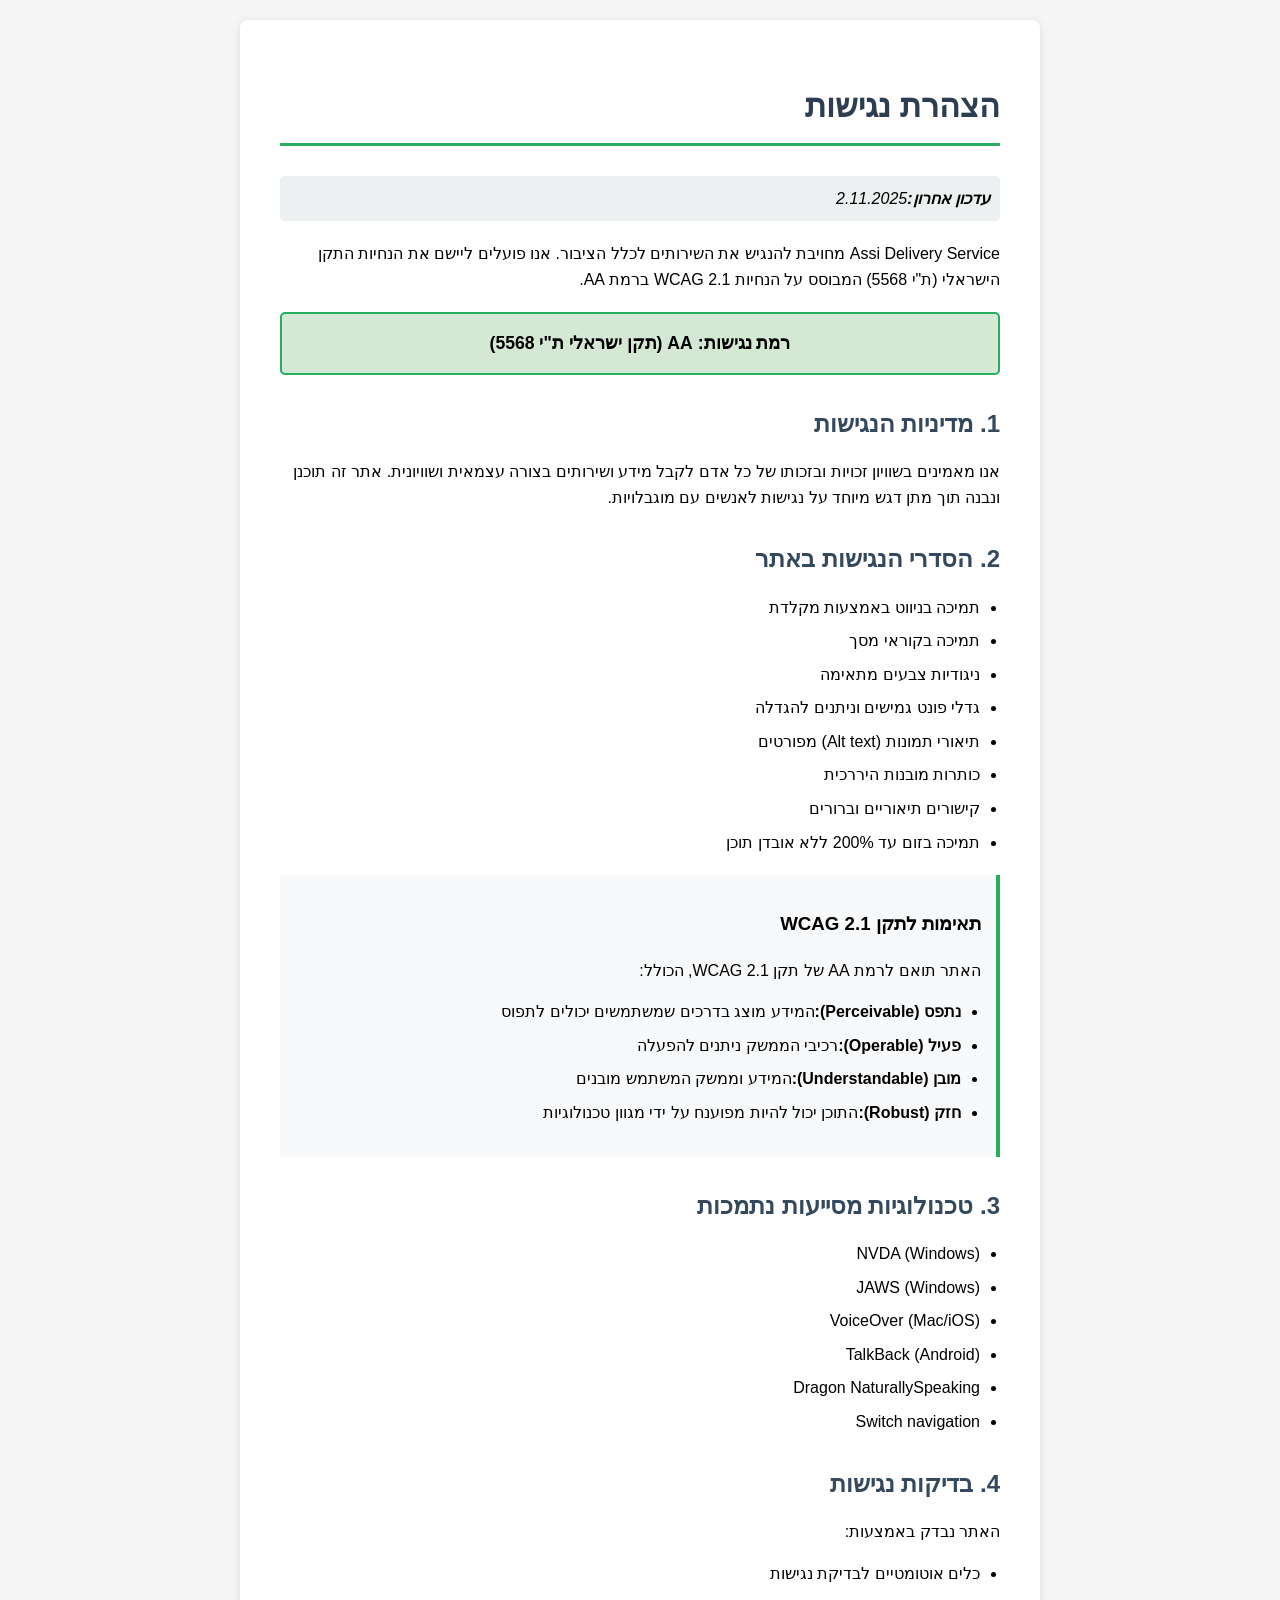
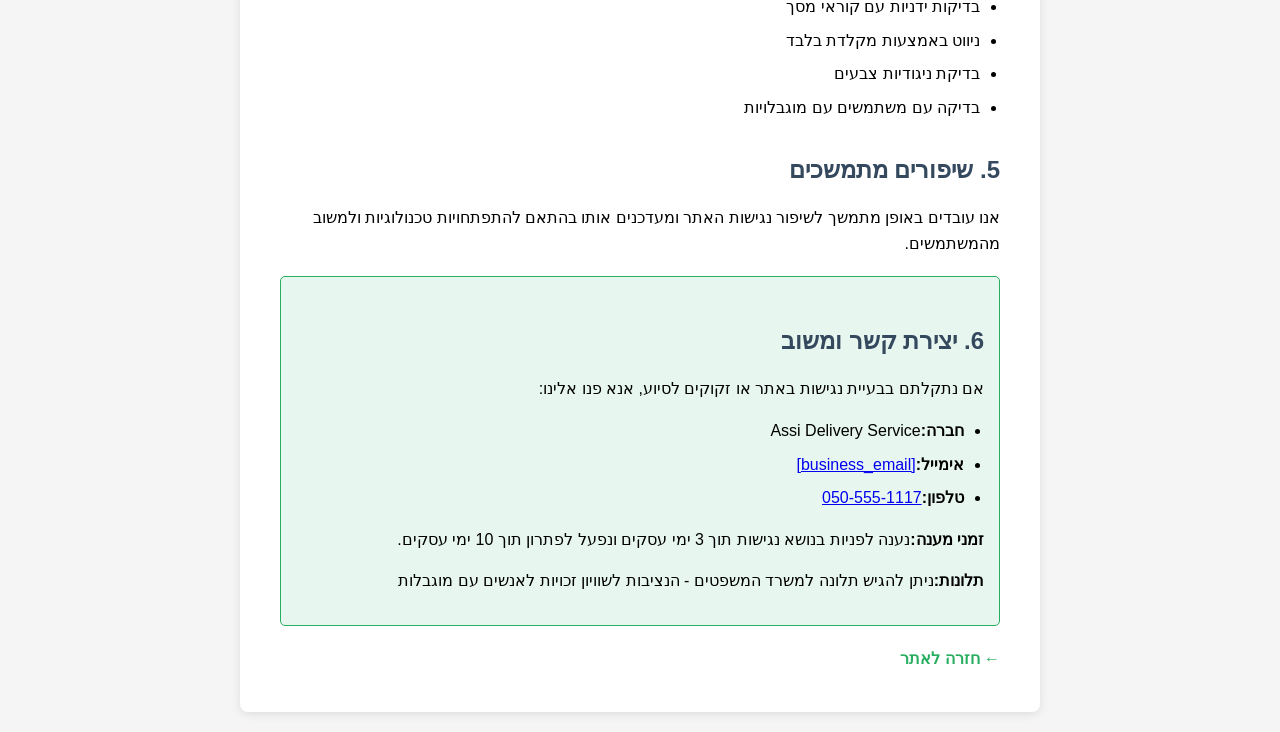
<file: public/accessibility.html>
<!doctype html><html dir="rtl" lang="he"><head><meta charset="UTF-8"><meta content="width=device-width,initial-scale=1" name="viewport"><title>הצהרת נגישות - Assi Delivery Service</title><style>body{font-family:'Segoe UI',Tahoma,Geneva,Verdana,sans-serif;line-height:1.6;max-width:800px;margin:0 auto;padding:20px;background-color:#f5f5f5;direction:rtl}.container{background:#fff;padding:40px;border-radius:8px;box-shadow:0 2px 10px rgba(0,0,0,.1)}h1{color:#2c3e50;border-bottom:3px solid #27ae60;padding-bottom:10px;margin-bottom:30px}h2{color:#34495e;margin-top:30px;margin-bottom:15px}.last-updated{background:#ecf0f1;padding:10px;border-radius:5px;margin-bottom:20px;font-style:italic}.contact-info{background:#e8f6f0;border:1px solid #27ae60;padding:15px;border-radius:5px;margin-top:20px}.compliance-level{background:#d5e8d4;border:2px solid #27ae60;padding:15px;border-radius:5px;margin:20px 0;text-align:center;font-weight:700;font-size:1.1em}ul{padding-right:20px}li{margin-bottom:8px}.back-link{display:inline-block;margin-top:20px;color:#27ae60;text-decoration:none;font-weight:700}.back-link:hover{text-decoration:underline}.wcag-info{background:#f8f9fa;border-right:4px solid #27ae60;padding:15px;margin:20px 0}</style></head><body><div class="container"><h1>הצהרת נגישות</h1><div class="last-updated"><strong>עדכון אחרון:</strong>2.11.2025</div><p>Assi Delivery Service מחויבת להנגיש את השירותים לכלל הציבור. אנו פועלים ליישם את הנחיות התקן הישראלי (ת"י 5568) המבוסס על הנחיות WCAG 2.1 ברמת AA.</p><div class="compliance-level">רמת נגישות: AA (תקן ישראלי ת"י 5568)</div><h2>1. מדיניות הנגישות</h2><p>אנו מאמינים בשוויון זכויות ובזכותו של כל אדם לקבל מידע ושירותים בצורה עצמאית ושוויונית. אתר זה תוכנן ונבנה תוך מתן דגש מיוחד על נגישות לאנשים עם מוגבלויות.</p><h2>2. הסדרי הנגישות באתר</h2><ul><li>תמיכה בניווט באמצעות מקלדת</li><li>תמיכה בקוראי מסך</li><li>ניגודיות צבעים מתאימה</li><li>גדלי פונט גמישים וניתנים להגדלה</li><li>תיאורי תמונות (Alt text) מפורטים</li><li>כותרות מובנות היררכית</li><li>קישורים תיאוריים וברורים</li><li>תמיכה בזום עד 200% ללא אובדן תוכן</li></ul><div class="wcag-info"><h3>תאימות לתקן WCAG 2.1</h3><p>האתר תואם לרמת AA של תקן WCAG 2.1, הכולל:</p><ul><li><strong>נתפס (Perceivable):</strong>המידע מוצג בדרכים שמשתמשים יכולים לתפוס</li><li><strong>פעיל (Operable):</strong>רכיבי הממשק ניתנים להפעלה</li><li><strong>מובן (Understandable):</strong>המידע וממשק המשתמש מובנים</li><li><strong>חזק (Robust):</strong>התוכן יכול להיות מפוענח על ידי מגוון טכנולוגיות</li></ul></div><h2>3. טכנולוגיות מסייעות נתמכות</h2><ul><li>NVDA (Windows)</li><li>JAWS (Windows)</li><li>VoiceOver (Mac/iOS)</li><li>TalkBack (Android)</li><li>Dragon NaturallySpeaking</li><li>Switch navigation</li></ul><h2>4. בדיקות נגישות</h2><p>האתר נבדק באמצעות:</p><ul><li>כלים אוטומטיים לבדיקת נגישות</li><li>בדיקות ידניות עם קוראי מסך</li><li>ניווט באמצעות מקלדת בלבד</li><li>בדיקת ניגודיות צבעים</li><li>בדיקה עם משתמשים עם מוגבלויות</li></ul><h2>5. שיפורים מתמשכים</h2><p>אנו עובדים באופן מתמשך לשיפור נגישות האתר ומעדכנים אותו בהתאם להתפתחויות טכנולוגיות ולמשוב מהמשתמשים.</p><div class="contact-info"><h2>6. יצירת קשר ומשוב</h2><p>אם נתקלתם בבעיית נגישות באתר או זקוקים לסיוע, אנא פנו אלינו:</p><ul><li><strong>חברה:</strong>Assi Delivery Service</li><li><strong>אימייל:</strong><a href="mailto:[business_email]">[business_email]</a></li><li><strong>טלפון:</strong><a href="tel:050-555-1117">050-555-1117</a></li></ul><p><strong>זמני מענה:</strong>נענה לפניות בנושא נגישות תוך 3 ימי עסקים ונפעל לפתרון תוך 10 ימי עסקים.</p><p><strong>תלונות:</strong>ניתן להגיש תלונה למשרד המשפטים - הנציבות לשוויון זכויות לאנשים עם מוגבלות</p></div><a href="/" class="back-link">← חזרה לאתר</a></div></body></html>
</file>
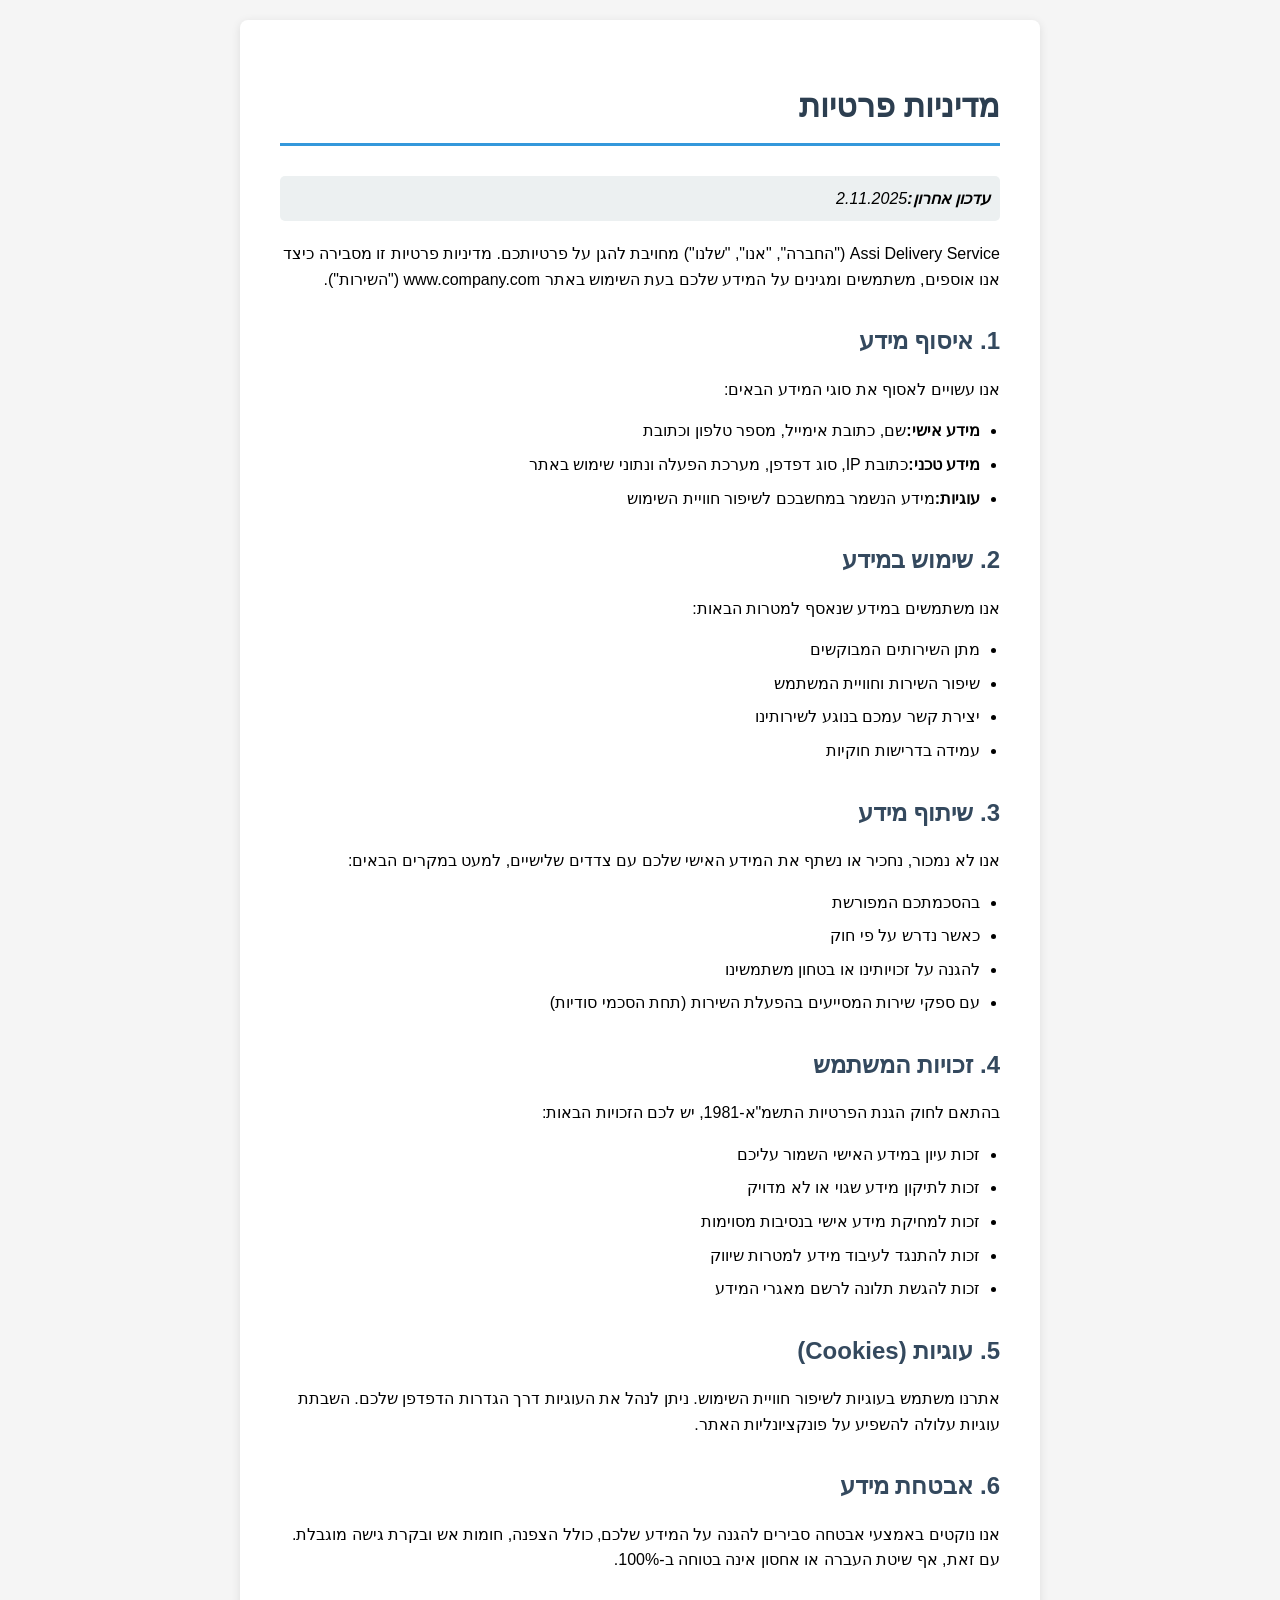
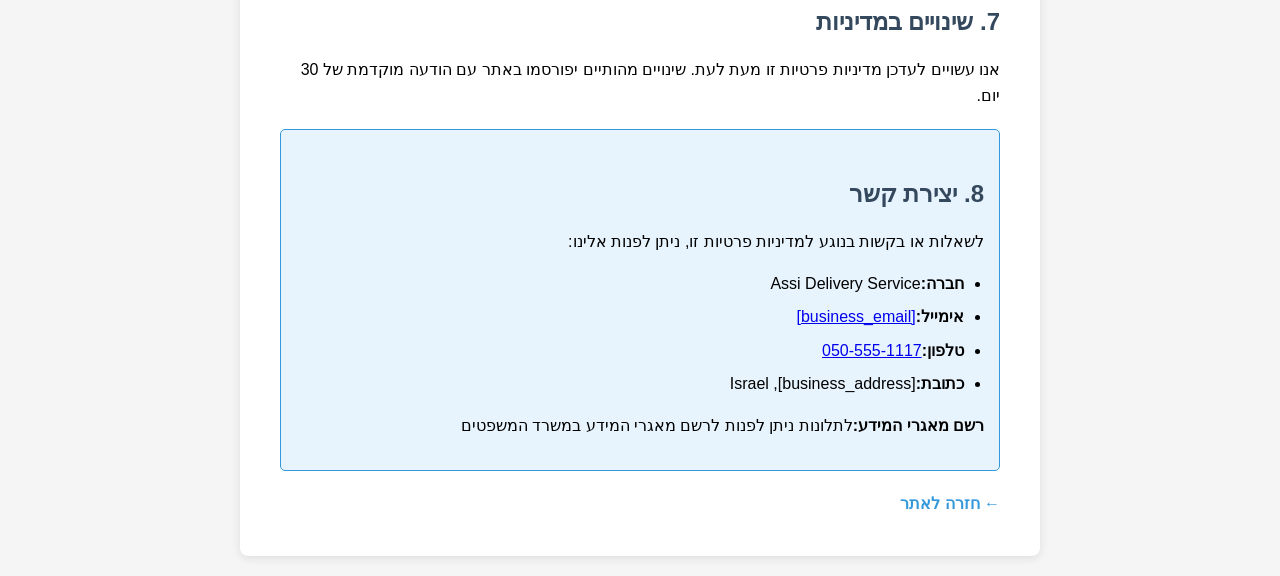
<file: public/privacy.html>
<!doctype html><html dir="rtl" lang="he"><head><meta charset="UTF-8"><meta content="width=device-width,initial-scale=1" name="viewport"><title>מדיניות פרטיות - Assi Delivery Service</title><style>body{font-family:'Segoe UI',Tahoma,Geneva,Verdana,sans-serif;line-height:1.6;max-width:800px;margin:0 auto;padding:20px;background-color:#f5f5f5;direction:rtl}.container{background:#fff;padding:40px;border-radius:8px;box-shadow:0 2px 10px rgba(0,0,0,.1)}h1{color:#2c3e50;border-bottom:3px solid #3498db;padding-bottom:10px;margin-bottom:30px}h2{color:#34495e;margin-top:30px;margin-bottom:15px}.last-updated{background:#ecf0f1;padding:10px;border-radius:5px;margin-bottom:20px;font-style:italic}.contact-info{background:#e8f4fd;border:1px solid #3498db;padding:15px;border-radius:5px;margin-top:20px}ul{padding-right:20px}li{margin-bottom:8px}.back-link{display:inline-block;margin-top:20px;color:#3498db;text-decoration:none;font-weight:700}.back-link:hover{text-decoration:underline}</style></head><body><div class="container"><h1>מדיניות פרטיות</h1><div class="last-updated"><strong>עדכון אחרון:</strong>2.11.2025</div><p>Assi Delivery Service ("החברה", "אנו", "שלנו") מחויבת להגן על פרטיותכם. מדיניות פרטיות זו מסבירה כיצד אנו אוספים, משתמשים ומגינים על המידע שלכם בעת השימוש באתר www.company.com ("השירות").</p><h2>1. איסוף מידע</h2><p>אנו עשויים לאסוף את סוגי המידע הבאים:</p><ul><li><strong>מידע אישי:</strong>שם, כתובת אימייל, מספר טלפון וכתובת</li><li><strong>מידע טכני:</strong>כתובת IP, סוג דפדפן, מערכת הפעלה ונתוני שימוש באתר</li><li><strong>עוגיות:</strong>מידע הנשמר במחשבכם לשיפור חוויית השימוש</li></ul><h2>2. שימוש במידע</h2><p>אנו משתמשים במידע שנאסף למטרות הבאות:</p><ul><li>מתן השירותים המבוקשים</li><li>שיפור השירות וחוויית המשתמש</li><li>יצירת קשר עמכם בנוגע לשירותינו</li><li>עמידה בדרישות חוקיות</li></ul><h2>3. שיתוף מידע</h2><p>אנו לא נמכור, נחכיר או נשתף את המידע האישי שלכם עם צדדים שלישיים, למעט במקרים הבאים:</p><ul><li>בהסכמתכם המפורשת</li><li>כאשר נדרש על פי חוק</li><li>להגנה על זכויותינו או בטחון משתמשינו</li><li>עם ספקי שירות המסייעים בהפעלת השירות (תחת הסכמי סודיות)</li></ul><h2>4. זכויות המשתמש</h2><p>בהתאם לחוק הגנת הפרטיות התשמ"א-1981, יש לכם הזכויות הבאות:</p><ul><li>זכות עיון במידע האישי השמור עליכם</li><li>זכות לתיקון מידע שגוי או לא מדויק</li><li>זכות למחיקת מידע אישי בנסיבות מסוימות</li><li>זכות להתנגד לעיבוד מידע למטרות שיווק</li><li>זכות להגשת תלונה לרשם מאגרי המידע</li></ul><h2>5. עוגיות (Cookies)</h2><p>אתרנו משתמש בעוגיות לשיפור חוויית השימוש. ניתן לנהל את העוגיות דרך הגדרות הדפדפן שלכם. השבתת עוגיות עלולה להשפיע על פונקציונליות האתר.</p><h2>6. אבטחת מידע</h2><p>אנו נוקטים באמצעי אבטחה סבירים להגנה על המידע שלכם, כולל הצפנה, חומות אש ובקרת גישה מוגבלת. עם זאת, אף שיטת העברה או אחסון אינה בטוחה ב-100%.</p><h2>7. שינויים במדיניות</h2><p>אנו עשויים לעדכן מדיניות פרטיות זו מעת לעת. שינויים מהותיים יפורסמו באתר עם הודעה מוקדמת של 30 יום.</p><div class="contact-info"><h2>8. יצירת קשר</h2><p>לשאלות או בקשות בנוגע למדיניות פרטיות זו, ניתן לפנות אלינו:</p><ul><li><strong>חברה:</strong>Assi Delivery Service</li><li><strong>אימייל:</strong><a href="mailto:[business_email]">[business_email]</a></li><li><strong>טלפון:</strong><a href="tel:050-555-1117">050-555-1117</a></li><li><strong>כתובת:</strong>[business_address], Israel</li></ul><p><strong>רשם מאגרי המידע:</strong>לתלונות ניתן לפנות לרשם מאגרי המידע במשרד המשפטים</p></div><a href="/" class="back-link">← חזרה לאתר</a></div></body></html>
</file>
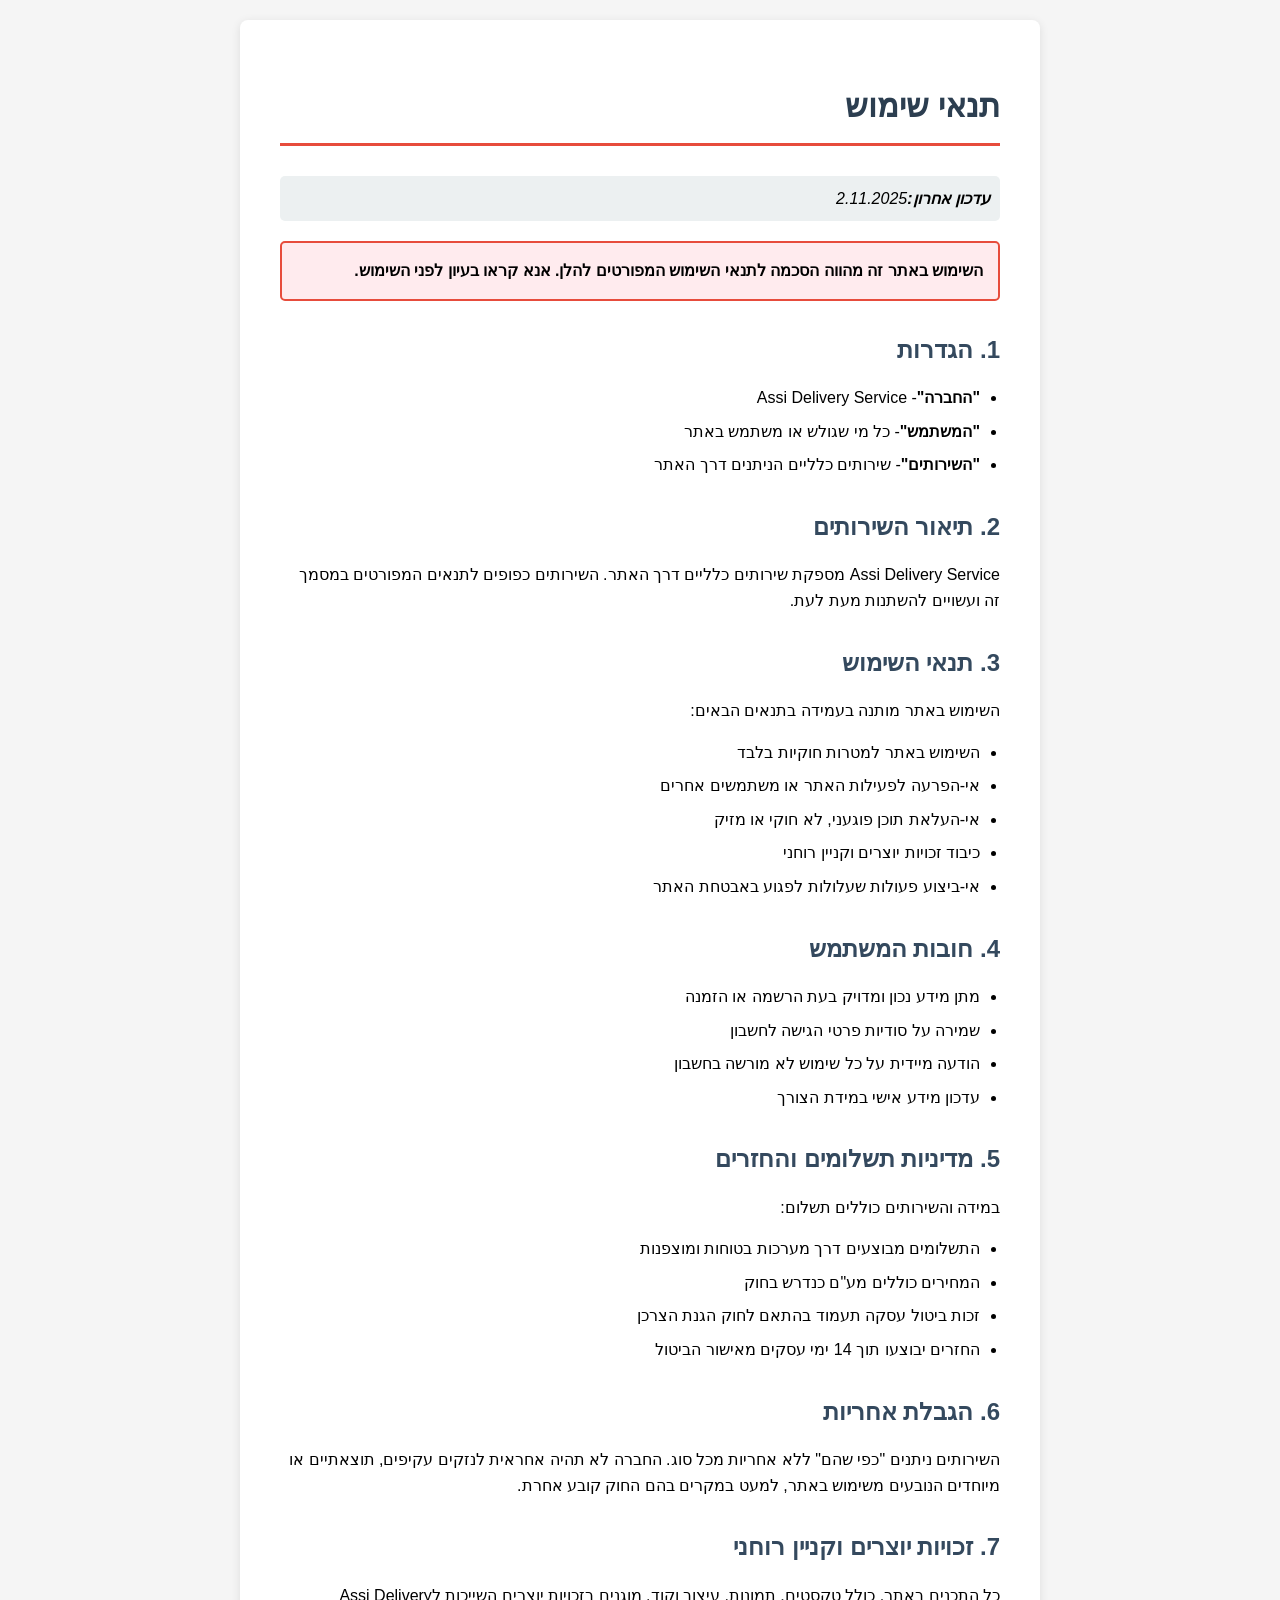
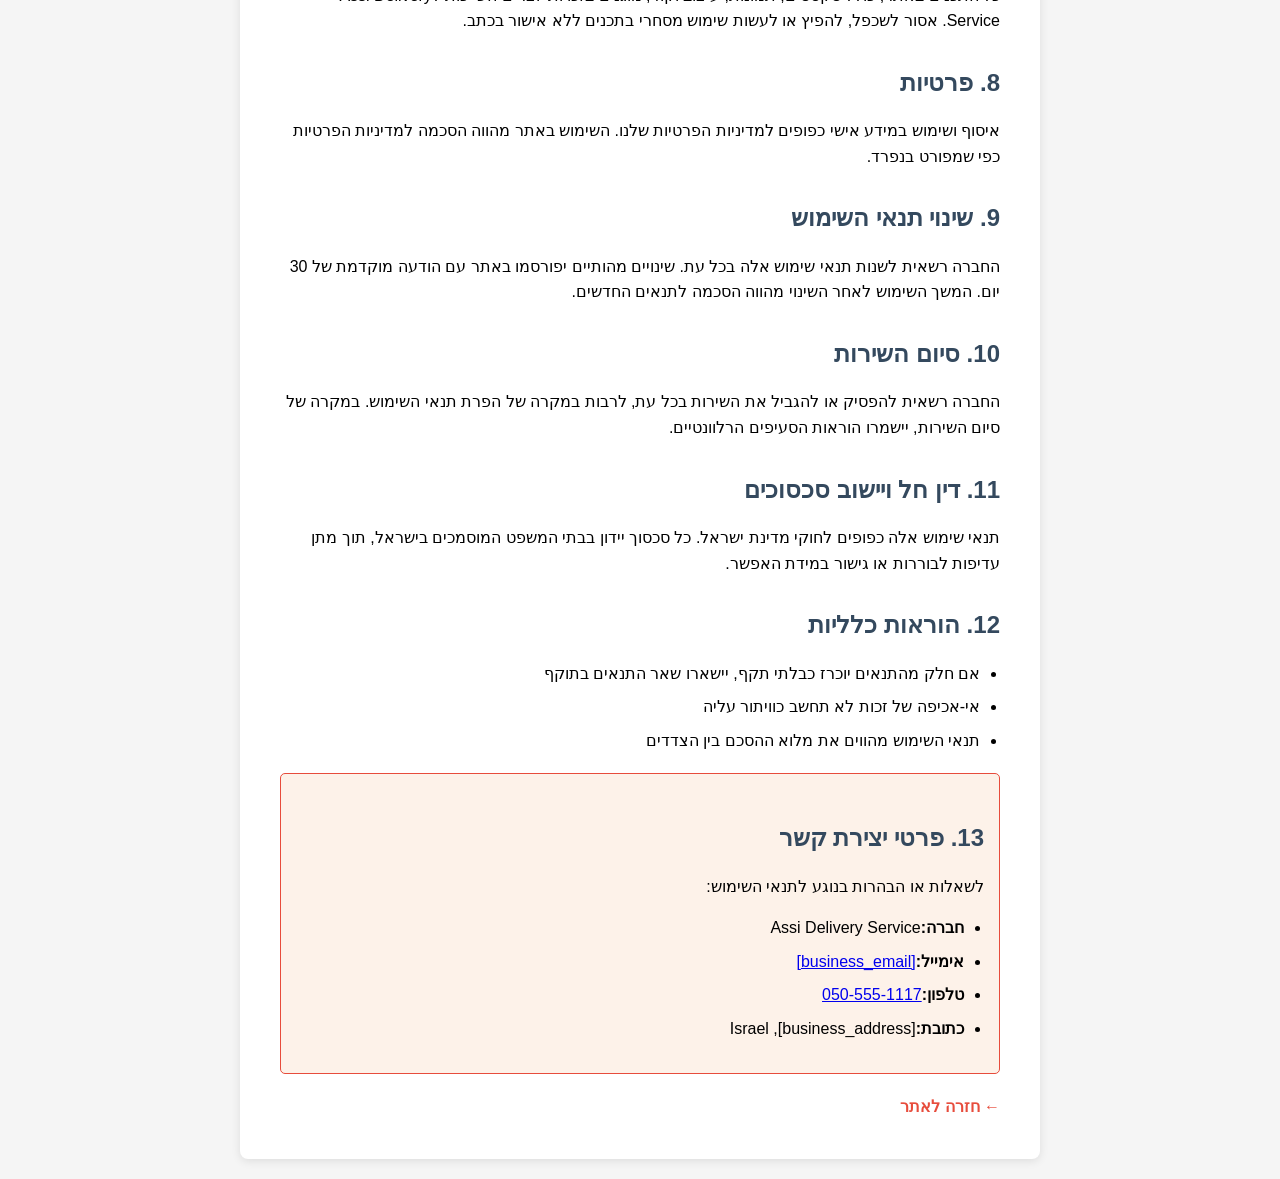
<file: public/terms.html>
<!doctype html><html dir="rtl" lang="he"><head><meta charset="UTF-8"><meta content="width=device-width,initial-scale=1" name="viewport"><title>תנאי שימוש - Assi Delivery Service</title><style>body{font-family:'Segoe UI',Tahoma,Geneva,Verdana,sans-serif;line-height:1.6;max-width:800px;margin:0 auto;padding:20px;background-color:#f5f5f5;direction:rtl}.container{background:#fff;padding:40px;border-radius:8px;box-shadow:0 2px 10px rgba(0,0,0,.1)}h1{color:#2c3e50;border-bottom:3px solid #e74c3c;padding-bottom:10px;margin-bottom:30px}h2{color:#34495e;margin-top:30px;margin-bottom:15px}.last-updated{background:#ecf0f1;padding:10px;border-radius:5px;margin-bottom:20px;font-style:italic}.contact-info{background:#fdf2e9;border:1px solid #e74c3c;padding:15px;border-radius:5px;margin-top:20px}.important-notice{background:#ffebee;border:2px solid #e74c3c;padding:15px;border-radius:5px;margin:20px 0;font-weight:700}ul{padding-right:20px}li{margin-bottom:8px}.back-link{display:inline-block;margin-top:20px;color:#e74c3c;text-decoration:none;font-weight:700}.back-link:hover{text-decoration:underline}</style></head><body><div class="container"><h1>תנאי שימוש</h1><div class="last-updated"><strong>עדכון אחרון:</strong>2.11.2025</div><div class="important-notice">השימוש באתר זה מהווה הסכמה לתנאי השימוש המפורטים להלן. אנא קראו בעיון לפני השימוש.</div><h2>1. הגדרות</h2><ul><li><strong>"החברה"</strong>- Assi Delivery Service</li><li><strong>"המשתמש"</strong>- כל מי שגולש או משתמש באתר</li><li><strong>"השירותים"</strong>- שירותים כלליים הניתנים דרך האתר</li></ul><h2>2. תיאור השירותים</h2><p>Assi Delivery Service מספקת שירותים כלליים דרך האתר. השירותים כפופים לתנאים המפורטים במסמך זה ועשויים להשתנות מעת לעת.</p><h2>3. תנאי השימוש</h2><p>השימוש באתר מותנה בעמידה בתנאים הבאים:</p><ul><li>השימוש באתר למטרות חוקיות בלבד</li><li>אי-הפרעה לפעילות האתר או משתמשים אחרים</li><li>אי-העלאת תוכן פוגעני, לא חוקי או מזיק</li><li>כיבוד זכויות יוצרים וקניין רוחני</li><li>אי-ביצוע פעולות שעלולות לפגוע באבטחת האתר</li></ul><h2>4. חובות המשתמש</h2><ul><li>מתן מידע נכון ומדויק בעת הרשמה או הזמנה</li><li>שמירה על סודיות פרטי הגישה לחשבון</li><li>הודעה מיידית על כל שימוש לא מורשה בחשבון</li><li>עדכון מידע אישי במידת הצורך</li></ul><h2>5. מדיניות תשלומים והחזרים</h2><p>במידה והשירותים כוללים תשלום:</p><ul><li>התשלומים מבוצעים דרך מערכות בטוחות ומוצפנות</li><li>המחירים כוללים מע"ם כנדרש בחוק</li><li>זכות ביטול עסקה תעמוד בהתאם לחוק הגנת הצרכן</li><li>החזרים יבוצעו תוך 14 ימי עסקים מאישור הביטול</li></ul><h2>6. הגבלת אחריות</h2><p>השירותים ניתנים "כפי שהם" ללא אחריות מכל סוג. החברה לא תהיה אחראית לנזקים עקיפים, תוצאתיים או מיוחדים הנובעים משימוש באתר, למעט במקרים בהם החוק קובע אחרת.</p><h2>7. זכויות יוצרים וקניין רוחני</h2><p>כל התכנים באתר, כולל טקסטים, תמונות, עיצוב וקוד, מוגנים בזכויות יוצרים השייכות לAssi Delivery Service. אסור לשכפל, להפיץ או לעשות שימוש מסחרי בתכנים ללא אישור בכתב.</p><h2>8. פרטיות</h2><p>איסוף ושימוש במידע אישי כפופים למדיניות הפרטיות שלנו. השימוש באתר מהווה הסכמה למדיניות הפרטיות כפי שמפורט בנפרד.</p><h2>9. שינוי תנאי השימוש</h2><p>החברה רשאית לשנות תנאי שימוש אלה בכל עת. שינויים מהותיים יפורסמו באתר עם הודעה מוקדמת של 30 יום. המשך השימוש לאחר השינוי מהווה הסכמה לתנאים החדשים.</p><h2>10. סיום השירות</h2><p>החברה רשאית להפסיק או להגביל את השירות בכל עת, לרבות במקרה של הפרת תנאי השימוש. במקרה של סיום השירות, יישמרו הוראות הסעיפים הרלוונטיים.</p><h2>11. דין חל ויישוב סכסוכים</h2><p>תנאי שימוש אלה כפופים לחוקי מדינת ישראל. כל סכסוך יידון בבתי המשפט המוסמכים בישראל, תוך מתן עדיפות לבוררות או גישור במידת האפשר.</p><h2>12. הוראות כלליות</h2><ul><li>אם חלק מהתנאים יוכרז כבלתי תקף, יישארו שאר התנאים בתוקף</li><li>אי-אכיפה של זכות לא תחשב כוויתור עליה</li><li>תנאי השימוש מהווים את מלוא ההסכם בין הצדדים</li></ul><div class="contact-info"><h2>13. פרטי יצירת קשר</h2><p>לשאלות או הבהרות בנוגע לתנאי השימוש:</p><ul><li><strong>חברה:</strong>Assi Delivery Service</li><li><strong>אימייל:</strong><a href="mailto:[business_email]">[business_email]</a></li><li><strong>טלפון:</strong><a href="tel:050-555-1117">050-555-1117</a></li><li><strong>כתובת:</strong>[business_address], Israel</li></ul></div><a href="/" class="back-link">← חזרה לאתר</a></div></body></html>
</file>
